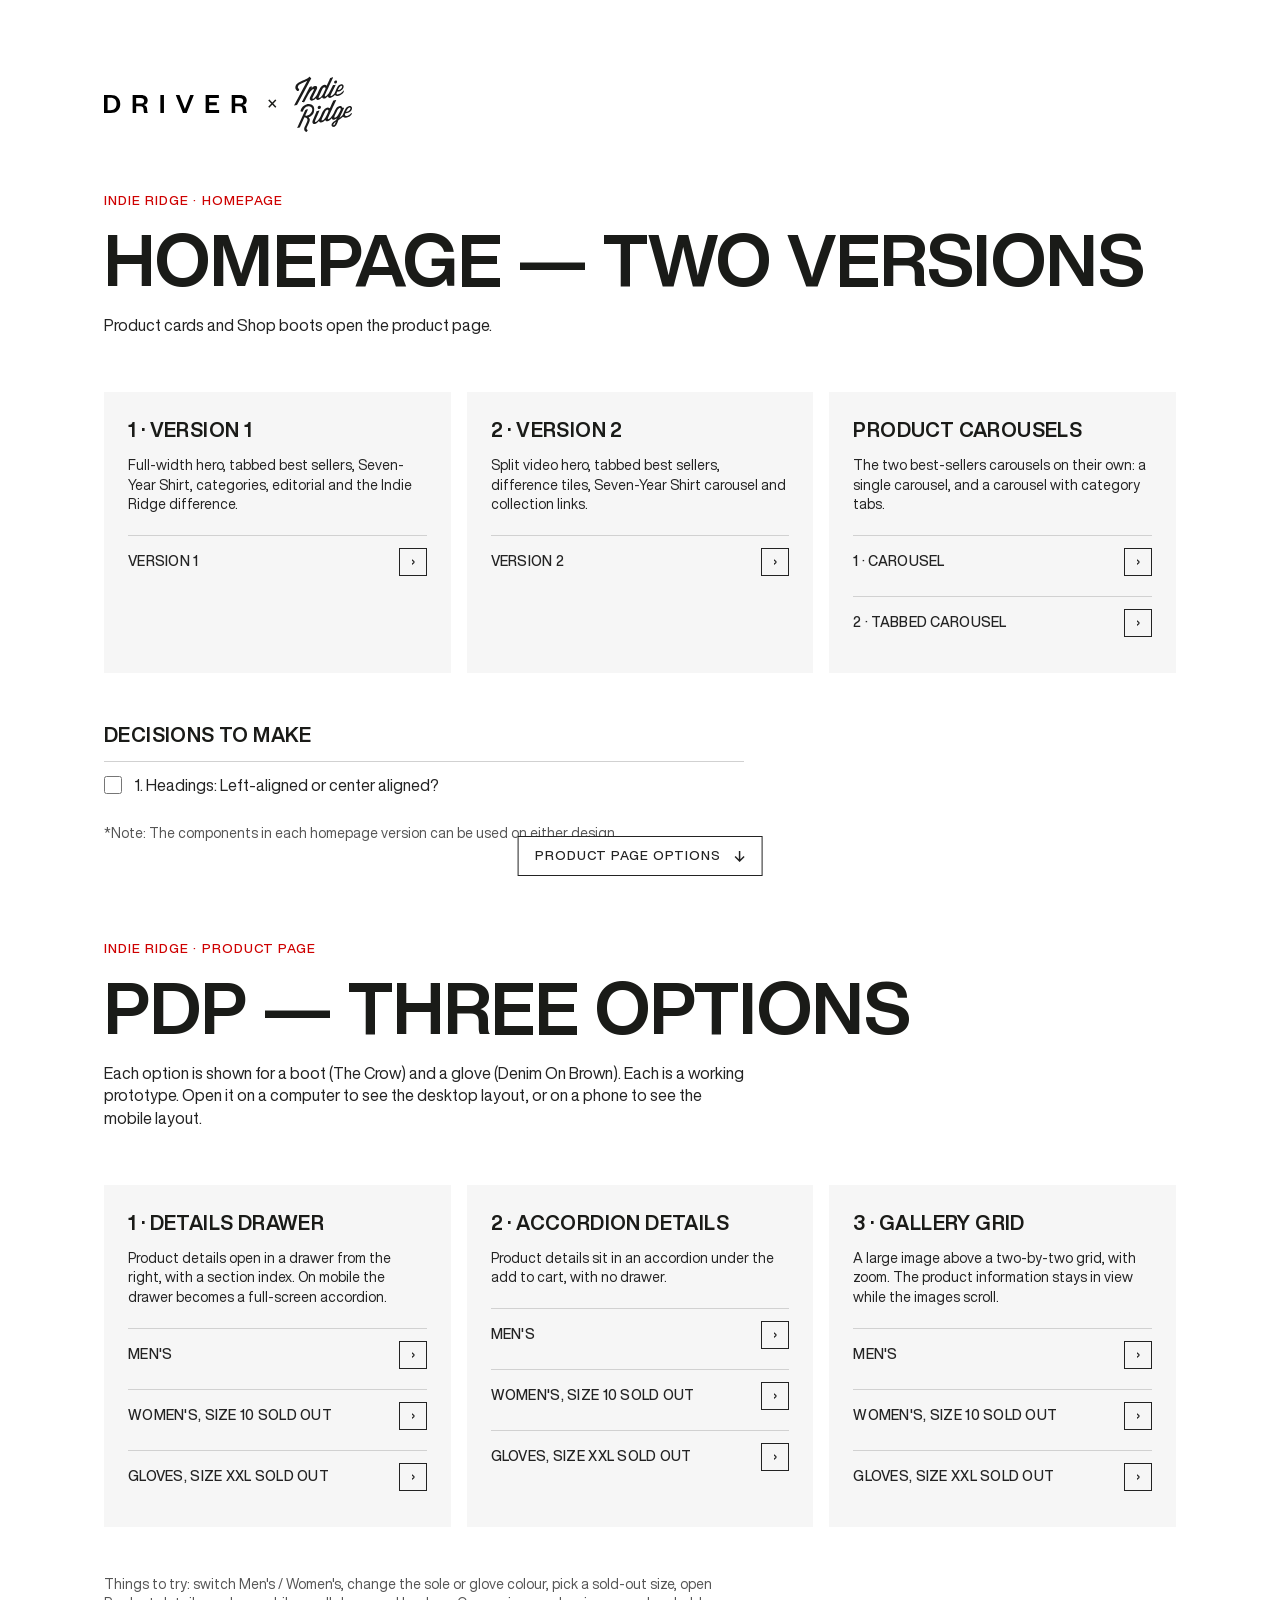
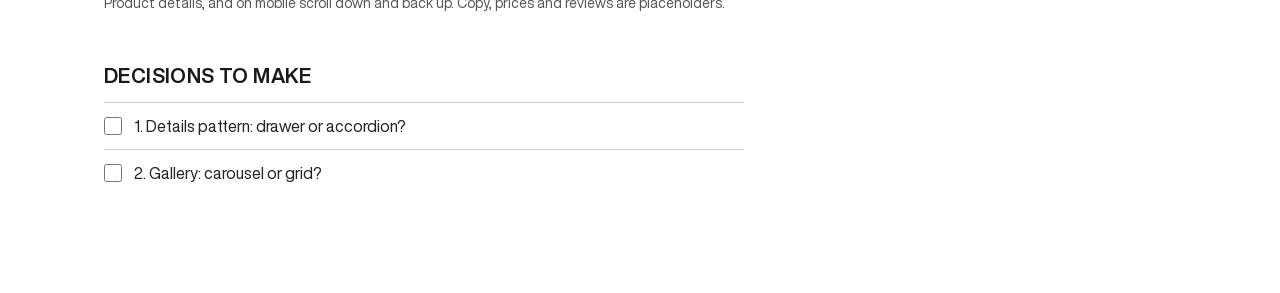
<file: index.html>
<!doctype html>
<html lang="en">
<head>
<meta charset="utf-8">
<meta name="viewport" content="width=device-width, initial-scale=1">
<title>Driver × Indie Ridge prototype</title>
<meta name="robots" content="noindex, nofollow">
<link rel="icon" href="favicon.ico" sizes="48x48">
<style>
@font-face { font-family: 'Helvetica Now Display'; font-weight: 400; font-display: swap; src: url(assets/8762a6e199e5416e344eea333f97d55b.woff2) format('woff2'); }
@font-face { font-family: 'Helvetica Now Display'; font-weight: 500; font-display: swap; src: url(assets/6d799c3410f5b43439138eb2e291c39b.woff2) format('woff2'); }
@font-face { font-family: 'Helvetica Now Display'; font-weight: 600 700; font-display: swap; src: url(assets/5e58670df50cc59a136cc1d46ab9bc65.woff2) format('woff2'); }
:root { --ink: #1a1b18; --text: #232323; --red: #ce0000; --grey: #f6f6f6; --line: #d1d1d1; }
* { box-sizing: border-box; }
body { margin: 0; background: #ffffff; color: var(--text); font: 400 16px/1.4 'Helvetica Now Display', Helvetica, Arial, sans-serif; -webkit-font-smoothing: antialiased; }
main { max-width: 1120px; margin: 0 auto; padding: 80px 24px 96px; }
.eyebrow { margin: 0; font-size: 13px; font-weight: 500; letter-spacing: .08em; text-transform: uppercase; color: var(--red); }
html { scroll-behavior: smooth; }
h1 { margin: 12px 0 16px; font-size: clamp(40px, 7vw, 72px); line-height: 1.05; font-weight: 700; text-transform: uppercase; color: var(--ink); }
.intro { max-width: 40rem; margin: 0; }
.grid { display: grid; grid-template-columns: repeat(auto-fit, minmax(280px, 1fr)); gap: 16px; margin-top: 56px; }
.opt { display: grid; gap: 12px; align-content: start; padding: 24px; background: var(--grey); }
.opt h2 { margin: 0; font-size: 20px; font-weight: 700; letter-spacing: .02em; text-transform: uppercase; color: var(--ink); }
.opt p { margin: 0; font-size: 14px; }
.links { display: grid; gap: 8px; margin-top: 8px; }
.links a { display: flex; justify-content: space-between; align-items: center; gap: 12px; padding: 12px 0; border-top: 1px solid var(--line); color: var(--text); font-size: 14px; font-weight: 500; letter-spacing: .02em; text-transform: uppercase; text-decoration: none; }
.links a span { display: inline-flex; width: 28px; height: 28px; align-items: center; justify-content: center; border: 1px solid var(--text); }
.links a:hover { color: var(--red); }
.links a:hover span { background: var(--red); border-color: var(--red); color: #ffffff; }
.brand { display: flex; align-items: center; gap: 20px; margin-bottom: 64px; color: var(--ink); }
.brand__driver { height: 18px; }
.brand__x { font-size: 20px; }
.brand__ir { height: 72px; margin: -12px; }
.group + .group { margin-top: 96px; }
.note { margin-top: 48px; font-size: 14px; color: #555555; max-width: 40rem; }
.decide { max-width: 40rem; margin-top: 48px; }
.decide h2 { margin: 0; font-size: 20px; font-weight: 700; letter-spacing: .02em; text-transform: uppercase; color: var(--ink); }
.decide ul { margin: 12px 0 0; padding: 0; list-style: none; }
.decide label { display: flex; gap: 12px; align-items: center; padding: 12px 0; border-top: 1px solid var(--line); font-size: 16px; cursor: pointer; }
.decide input { width: 18px; height: 18px; margin: 0; accent-color: var(--red); }
.scroll { z-index: 10; white-space: nowrap; position: fixed; left: 50%; bottom: 24px; display: inline-flex; align-items: center; gap: 12px; padding: 10px 16px; transform: translateX(-50%); background: #ffffff; border: 1px solid var(--text); color: var(--text); font-size: 13px; font-weight: 500; letter-spacing: .08em; text-transform: uppercase; text-decoration: none; transition: opacity .3s, background-color .2s, color .2s, border-color .2s; }
.scroll:hover { background: var(--red); border-color: var(--red); color: #ffffff; }
.scroll svg { animation: bob 1.6s ease-in-out infinite; }
.scroll.is-hidden { opacity: 0; pointer-events: none; }
@keyframes bob { 50% { transform: translateY(3px); } }
@media (prefers-reduced-motion: reduce) { .scroll svg { animation: none; } }
</style>
</head>
<body>
<main>
<div class="brand" role="img" aria-label="Driver × Indie Ridge"><img class="brand__driver" src="assets/driver-logo.svg" alt=""><span class="brand__x" aria-hidden="true">×</span><img class="brand__ir" src="assets/indie-ridge-logo.svg" alt=""></div>
<section class="group">
<p class="eyebrow">Indie Ridge · Homepage</p>
<h1>Homepage — two versions</h1>
<p class="intro">Product cards and Shop boots open the product page.</p>

<div class="grid">
<section class="opt">
<h2>1 · Version 1</h2>
<p>Full-width hero, tabbed best sellers, Seven-Year Shirt, categories, editorial and the Indie Ridge difference.</p>
<div class="links"><a href="home.html">Version 1 <span aria-hidden="true">›</span></a></div>
</section>
<section class="opt">
<h2>2 · Version 2</h2>
<p>Split video hero, tabbed best sellers, difference tiles, Seven-Year Shirt carousel and collection links.</p>
<div class="links"><a href="home-v2.html">Version 2 <span aria-hidden="true">›</span></a></div>
</section>
<section class="opt">
<h2>Product carousels</h2>
<p>The two best-sellers carousels on their own: a single carousel, and a carousel with category tabs.</p>
<div class="links"><a href="carousel.html">1 · Carousel <span aria-hidden="true">›</span></a><a href="carousel.html?type=tabbed">2 · Tabbed carousel <span aria-hidden="true">›</span></a></div>
</section>
</div>

<div class="decide">
<h2>Decisions to make</h2>
<ul>
<li><label><input type="checkbox">1. Headings: Left-aligned or center aligned?</label></li>
</ul>
<p class="note" style="margin-top: 16px;">*Note: The components in each homepage version can be used on either design.</p>
</div>
</section>

<section class="group" id="pdp">
<p class="eyebrow">Indie Ridge · Product page</p>
<h1>PDP — three options</h1>
<p class="intro">Each option is shown for a boot (The Crow) and a glove (Denim On Brown). Each is a working prototype. Open it on a computer to see the desktop layout, or on a phone to see the mobile layout.</p>

<div class="grid">
<section class="opt">
<h2>1 · Details drawer</h2>
<p>Product details open in a drawer from the right, with a section index. On mobile the drawer becomes a full-screen accordion.</p>
<div class="links"><a href="drawer.html">Men's <span aria-hidden="true">›</span></a><a href="drawer.html?gender=womens">Women's, size 10 sold out <span aria-hidden="true">›</span></a><a href="glove-drawer.html">Gloves, size XXL sold out <span aria-hidden="true">›</span></a></div>
</section>
<section class="opt">
<h2>2 · Accordion details</h2>
<p>Product details sit in an accordion under the add to cart, with no drawer.</p>
<div class="links"><a href="accordion.html">Men's <span aria-hidden="true">›</span></a><a href="accordion.html?gender=womens">Women's, size 10 sold out <span aria-hidden="true">›</span></a><a href="glove-accordion.html">Gloves, size XXL sold out <span aria-hidden="true">›</span></a></div>
</section>
<section class="opt">
<h2>3 · Gallery grid</h2>
<p>A large image above a two-by-two grid, with zoom. The product information stays in view while the images scroll.</p>
<div class="links"><a href="gallery.html">Men's <span aria-hidden="true">›</span></a><a href="gallery.html?gender=womens">Women's, size 10 sold out <span aria-hidden="true">›</span></a><a href="glove-gallery.html">Gloves, size XXL sold out <span aria-hidden="true">›</span></a></div>
</section>
</div>

<p class="note">Things to try: switch Men's / Women's, change the sole or glove colour, pick a sold-out size, open Product details, and on mobile scroll down and back up. Copy, prices and reviews are placeholders.</p>

<div class="decide">
<h2>Decisions to make</h2>
<ul>
<li><label><input type="checkbox">1. Details pattern: drawer or accordion?</label></li>
<li><label><input type="checkbox">2. Gallery: carousel or grid?</label></li>
</ul>
</div>
</section>
</main>
<a class="scroll" href="#pdp">Product page options <svg width="12" height="12" viewBox="0 0 12 12" fill="none" aria-hidden="true"><path d="M6 1v10M1.5 6.5 6 11l4.5-4.5" stroke="currentColor" stroke-width="1.5"/></svg></a>
<script>
const cue = document.querySelector('.scroll');
new IntersectionObserver(([e]) => cue.classList.toggle('is-hidden', e.isIntersecting)).observe(document.querySelector('#pdp h1'));
</script>
</body>
</html>
</file>
